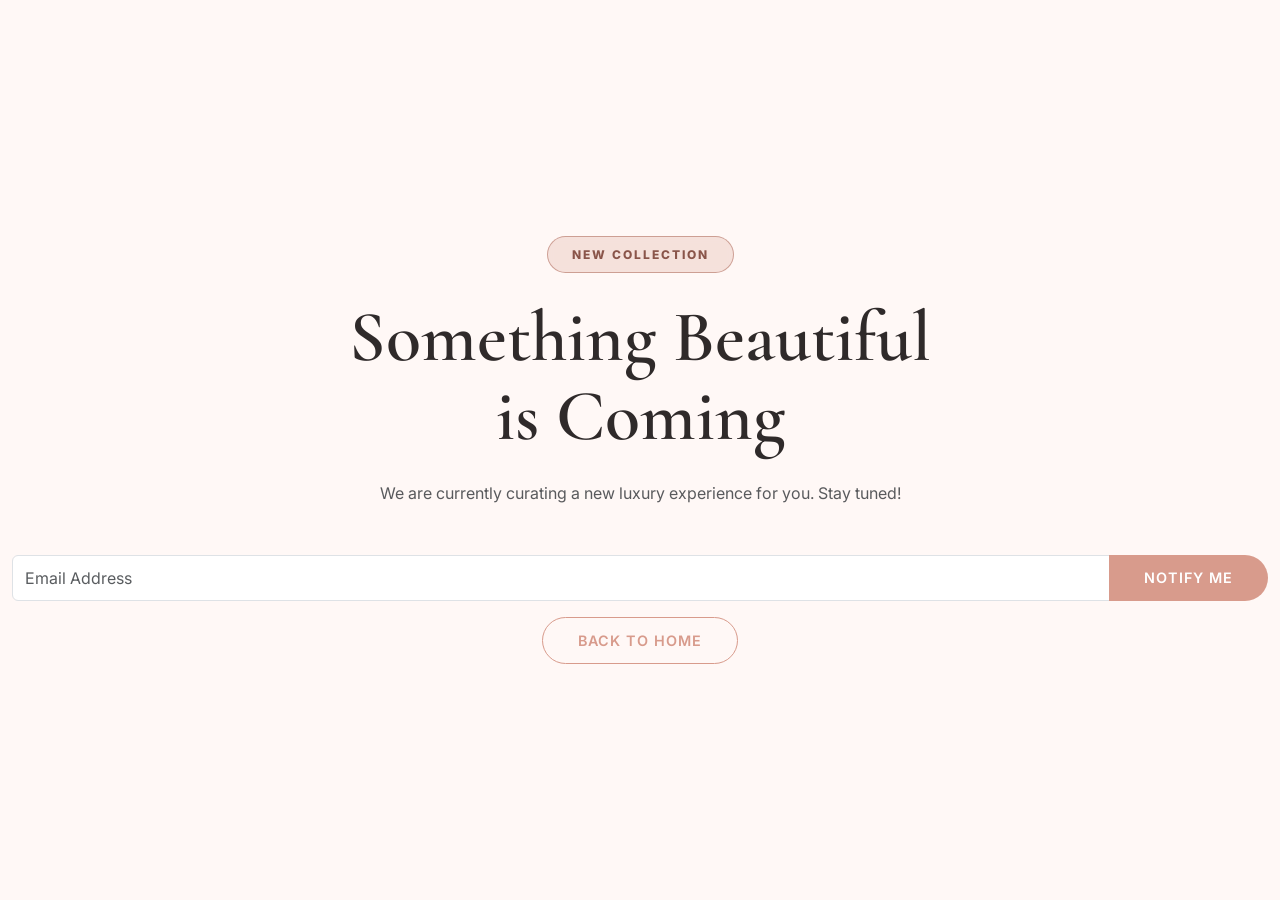
<file: coming-soon.html>
<!DOCTYPE html>
<html lang="en" dir="ltr">
<head>
    <meta charset="UTF-8">
    <meta name="viewport" content="width=device-width, initial-scale=1.0">
    <title>Coming Soon | GLOW STUDIO</title>
    <link href="https://cdn.jsdelivr.net/npm/bootstrap@5.3.0/dist/css/bootstrap.min.css" rel="stylesheet">
    <link rel="stylesheet" href="assets/css/style.css">
</head>
<body>
    <section class="hero-section text-center">
        <div class="container">
            <span class="section-tag">New Collection</span>
            <h1 class="hero-title">Something Beautiful <br>is Coming</h1>
            <p class="text-muted mb-5">We are currently curating a new luxury experience for you. Stay tuned!</p>
            <div class="max-w-400 mx-auto">
                <div class="input-group"><input type="email" class="form-control" placeholder="Email Address"><button class="btn btn-luxe">Notify Me</button></div>
                <a href="index.html" class="btn btn-outline-luxe mt-3">Back to home</a>
            </div>
        </div>
    </section>
</body>
</html>
</file>
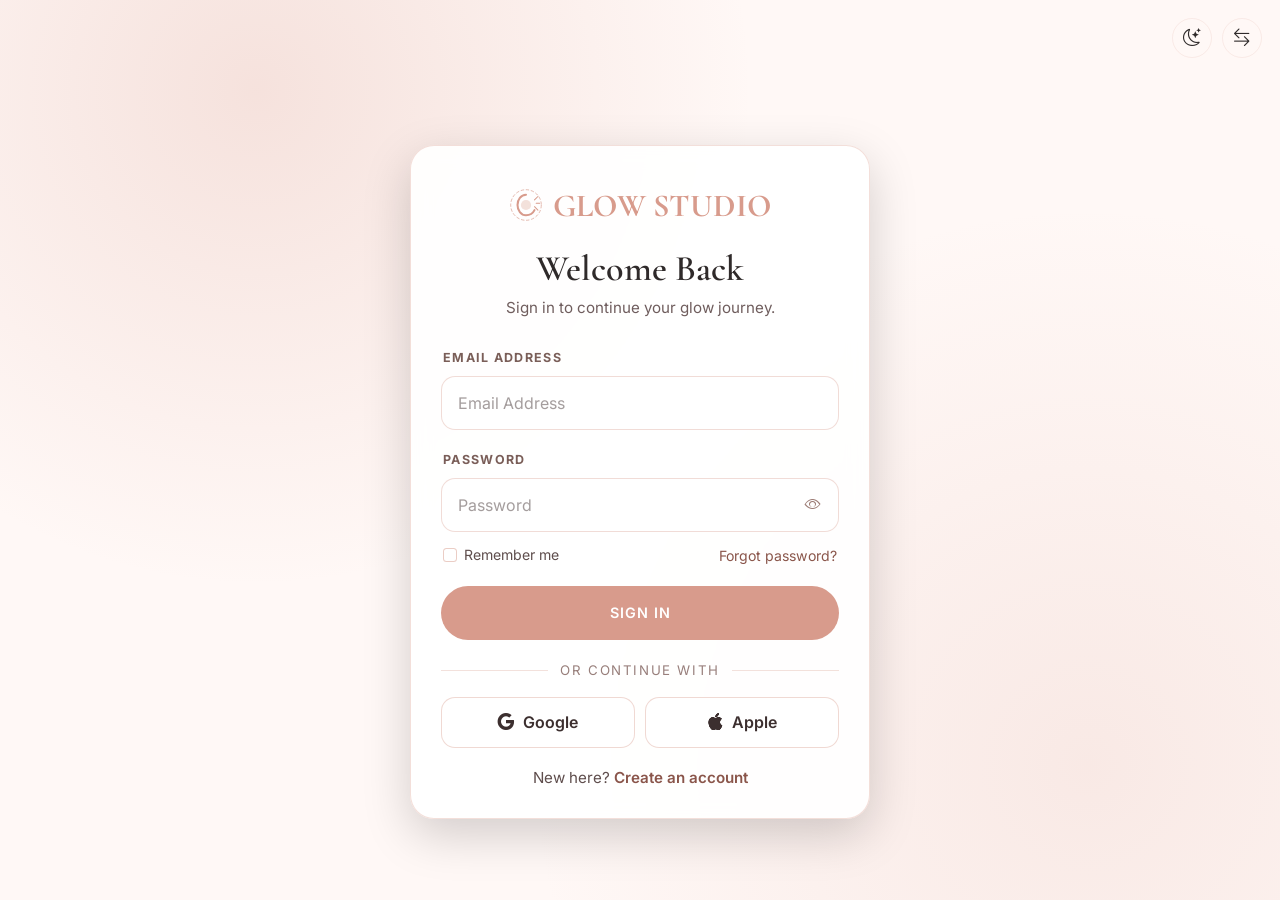
<file: login.html>
<!DOCTYPE html>
<html lang="en" dir="ltr">
<head>
    <meta charset="UTF-8">
    <meta name="viewport" content="width=device-width, initial-scale=1.0">
    <title>Login | GLOW STUDIO</title>
    <link rel="icon" type="image/svg+xml" href="assets/images/logo.svg">
    <link href="https://cdn.jsdelivr.net/npm/bootstrap@5.3.0/dist/css/bootstrap.min.css" rel="stylesheet">
    <link rel="stylesheet" href="https://cdn.jsdelivr.net/npm/bootstrap-icons@1.11.1/font/bootstrap-icons.css">
    <link rel="stylesheet" href="assets/css/style.css">
    <link rel="stylesheet" href="assets/css/dark-mode.css">
    <link rel="stylesheet" href="assets/css/rtl.css">
    <style>
        :root {
            --auth-page-base: #fff8f6;
            --auth-grad-1: rgba(216, 155, 140, 0.24);
            --auth-grad-2: rgba(216, 155, 140, 0.16);
            --auth-card-bg: rgba(255, 255, 255, 0.92);
            --auth-card-border: rgba(216, 155, 140, 0.32);
            --auth-shadow: rgba(111, 72, 62, 0.2);
            --auth-title: #2f2a2a;
            --auth-subtitle: #6f5d5d;
            --auth-input-bg: rgba(255, 255, 255, 0.95);
            --auth-input-border: rgba(216, 155, 140, 0.35);
            --auth-input-text: #2f2a2a;
            --auth-placeholder: rgba(73, 59, 59, 0.5);
            --auth-label: #7a5e58;
            --auth-icon: #9d7d76;
            --auth-icon-hover: #6a4a43;
            --auth-icon-hover-bg: rgba(216, 155, 140, 0.18);
            --auth-meta: #5f4e4d;
            --auth-link: #8a554a;
            --auth-link-hover: #6f3f36;
            --auth-check-bg: rgba(255, 255, 255, 0.95);
            --auth-check-border: rgba(216, 155, 140, 0.5);
            --auth-divider: #987f7b;
            --auth-divider-line: rgba(216, 155, 140, 0.3);
            --auth-social-bg: rgba(255, 255, 255, 0.9);
            --auth-social-border: rgba(216, 155, 140, 0.38);
            --auth-social-text: #3c2f2f;
            --auth-social-hover-bg: rgba(216, 155, 140, 0.22);
            --auth-social-hover-text: #2f2a2a;
            --auth-social-shadow: rgba(216, 155, 140, 0.28);
        }
        html[data-theme="dark"] {
            --auth-page-base: #130f12;
            --auth-grad-1: rgba(216, 155, 140, 0.18);
            --auth-grad-2: rgba(216, 155, 140, 0.14);
            --auth-card-bg: rgba(29, 23, 27, 0.92);
            --auth-card-border: rgba(216, 155, 140, 0.25);
            --auth-shadow: rgba(0, 0, 0, 0.35);
            --auth-title: #fff4f0;
            --auth-subtitle: #ccb9b6;
            --auth-input-bg: rgba(255, 255, 255, 0.05);
            --auth-input-border: rgba(216, 155, 140, 0.24);
            --auth-input-text: #f8ece8;
            --auth-placeholder: rgba(248, 236, 232, 0.58);
            --auth-label: #d7c3bf;
            --auth-icon: #ccb9b6;
            --auth-meta: #ccb9b6;
            --auth-check-bg: rgba(255, 255, 255, 0.06);
            --auth-check-border: rgba(216, 155, 140, 0.45);
            --auth-divider: #b7a3a3;
            --auth-divider-line: rgba(216, 155, 140, 0.2);
            --auth-social-bg: rgba(255, 255, 255, 0.03);
            --auth-social-border: rgba(216, 155, 140, 0.3);
            --auth-social-text: #f8ece8;
            --auth-social-hover-bg: rgba(216, 155, 140, 0.18);
            --auth-social-hover-text: #ffffff;
            --auth-social-shadow: rgba(216, 155, 140, 0.3);
        }
        body.auth-page {
            min-height: 100vh;
            margin: 0;
            display: flex;
            align-items: center;
            justify-content: center;
            padding: 96px 16px 32px;
            background:
                radial-gradient(circle at 20% 10%, var(--auth-grad-1), transparent 38%),
                radial-gradient(circle at 85% 85%, var(--auth-grad-2), transparent 42%),
                var(--auth-page-base);
        }
        .auth-tools {
            position: fixed;
            top: 18px;
            right: 18px;
            display: flex;
            gap: 10px;
            z-index: 1100;
        }
        .auth-card {
            width: 100%;
            max-width: 460px;
            border-radius: 24px;
            border: 1px solid var(--auth-card-border);
            background: var(--auth-card-bg);
            padding: 34px 30px 28px;
            box-shadow: 0 24px 60px var(--auth-shadow);
            backdrop-filter: blur(10px);
            -webkit-backdrop-filter: blur(10px);
        }
        .auth-logo {
            display: inline-flex;
            align-items: center;
            gap: 10px;
            text-decoration: none;
            color: var(--rose-gold);
            font-family: var(--font-heading);
            font-size: 2rem;
            font-weight: 700;
        }
        .auth-logo img {
            width: 34px;
            height: 34px;
        }
        .auth-title {
            color: var(--auth-title);
            margin: 16px 0 6px;
            font-size: 2.25rem;
        }
        .auth-subtitle {
            color: var(--auth-subtitle);
            margin-bottom: 24px;
            font-size: 0.95rem;
        }
        .auth-card .form-control {
            border-radius: 14px;
            background: var(--auth-input-bg);
            border: 1px solid var(--auth-input-border);
            color: var(--auth-input-text);
            padding: 14px 16px;
        }
        .auth-card .form-control::placeholder {
            color: var(--auth-placeholder);
        }
        .field-label {
            display: inline-block;
            margin: 0 0 8px 2px;
            color: var(--auth-label);
            font-size: 0.78rem;
            font-weight: 700;
            letter-spacing: 1.3px;
            text-transform: uppercase;
        }
        .password-wrap {
            position: relative;
        }
        .password-input-wrap {
            position: relative;
        }
        .password-input-wrap .form-control {
            padding-right: 48px;
        }
        .password-toggle {
            position: absolute;
            right: 8px;
            top: 50%;
            transform: translateY(-50%);
            border: 0;
            width: 36px;
            height: 36px;
            border-radius: 10px;
            background: transparent;
            color: var(--auth-icon);
            transition: var(--transition-base);
        }
        .password-toggle:hover {
            color: var(--auth-icon-hover);
            background: var(--auth-icon-hover-bg);
        }
        .auth-meta {
            margin: 12px 2px 18px;
            color: var(--auth-meta);
            font-size: 0.88rem;
        }
        .auth-meta a {
            color: var(--auth-link);
            text-decoration: none;
        }
        .auth-meta a:hover {
            color: var(--auth-link-hover);
            text-decoration: underline;
        }
        .auth-meta .form-check-input {
            border-color: var(--auth-check-border);
            background-color: var(--auth-check-bg);
        }
        .auth-divider {
            display: flex;
            align-items: center;
            gap: 12px;
            color: var(--auth-divider);
            margin: 20px 0 16px;
            font-size: 0.83rem;
            text-transform: uppercase;
            letter-spacing: 1.6px;
        }
        .auth-divider::before,
        .auth-divider::after {
            content: "";
            flex: 1;
            border-top: 1px solid var(--auth-divider-line);
        }
        .social-grid {
            display: grid;
            grid-template-columns: repeat(2, minmax(0, 1fr));
            gap: 10px;
        }
        .social-btn {
            border: 1px solid var(--auth-social-border);
            border-radius: 14px;
            background: var(--auth-social-bg);
            color: var(--auth-social-text);
            font-weight: 600;
            padding: 11px 12px;
            display: inline-flex;
            align-items: center;
            justify-content: center;
            gap: 8px;
            transition: var(--transition-base);
        }
        .social-btn i {
            font-size: 1.05rem;
        }
        .social-btn:hover {
            border-color: rgba(216, 155, 140, 0.85);
            background: var(--auth-social-hover-bg);
            color: var(--auth-social-hover-text);
            box-shadow: 0 8px 22px var(--auth-social-shadow);
        }
        .signup-link {
            margin-top: 18px;
            color: var(--auth-meta);
            font-size: 0.95rem;
        }
        .signup-link a {
            color: var(--auth-link);
            text-decoration: none;
            font-weight: 600;
        }
        .signup-link a:hover {
            color: var(--auth-link-hover);
            text-decoration: underline;
        }
        @media (max-width: 575px) {
            .auth-card { padding: 28px 20px 22px; }
            .auth-title { font-size: 1.95rem; }
            .auth-tools { top: 12px; right: 12px; }
            .auth-meta { gap: 12px !important; }
        }
    </style>
</head>
<body class="auth-page">
    <div class="auth-tools">
        <button class="nav-icon-btn" id="theme-toggle" title="Toggle Theme">
            <i class="bi bi-moon-stars"></i>
        </button>
        <button class="nav-icon-btn" id="rtl-toggle" title="Toggle RTL">
            <i class="bi bi-arrow-left-right"></i>
        </button>
    </div>

    <div class="auth-card login-card shadow-lg reveal">
        <div class="text-center mb-4">
            <a href="index.html" class="auth-logo">
                <img src="assets/images/logo.svg" alt="Logo">
                <span>GLOW STUDIO</span>
            </a>
            <h1 class="auth-title">Welcome Back</h1>
            <p class="auth-subtitle">Sign in to continue your glow journey.</p>
        </div>

        <form>
            <div class="mb-3">
                <label class="field-label" for="login-email">Email Address</label>
                <input type="email" class="form-control" id="login-email" placeholder="Email Address" required>
            </div>
            <div class="password-wrap">
                <label class="field-label" for="login-password">Password</label>
                <div class="password-input-wrap">
                    <input type="password" class="form-control" id="login-password" placeholder="Password" required>
                    <button type="button" class="password-toggle" data-target="login-password" aria-label="Show password">
                        <i class="bi bi-eye"></i>
                    </button>
                </div>
            </div>
            <div class="auth-meta d-flex justify-content-between align-items-center flex-wrap">
                <div class="form-check mb-0">
                    <input class="form-check-input" type="checkbox" id="remember-me">
                    <label class="form-check-label" for="remember-me">Remember me</label>
                </div>
                <a href="coming-soon.html">Forgot password?</a>
            </div>

            <button class="btn btn-luxe w-100 py-3">Sign In</button>

            <div class="auth-divider">or continue with</div>
            <div class="social-grid">
                <button type="button" class="social-btn" aria-label="Continue with Google">
                    <i class="bi bi-google"></i><span>Google</span>
                </button>
                <button type="button" class="social-btn" aria-label="Continue with Apple">
                    <i class="bi bi-apple"></i><span>Apple</span>
                </button>
            </div>

            <div class="text-center signup-link">
                <span>New here? </span><a href="register.html">Create an account</a>
            </div>
        </form>
    </div>

    <script>
        document.querySelectorAll('.password-toggle').forEach((button) => {
            button.addEventListener('click', () => {
                const field = document.getElementById(button.dataset.target);
                const icon = button.querySelector('i');
                const isPassword = field.type === 'password';
                field.type = isPassword ? 'text' : 'password';
                icon.className = isPassword ? 'bi bi-eye-slash' : 'bi bi-eye';
            });
        });
    </script>
    <script src="assets/js/main.js"></script>
</body>
</html>
</file>
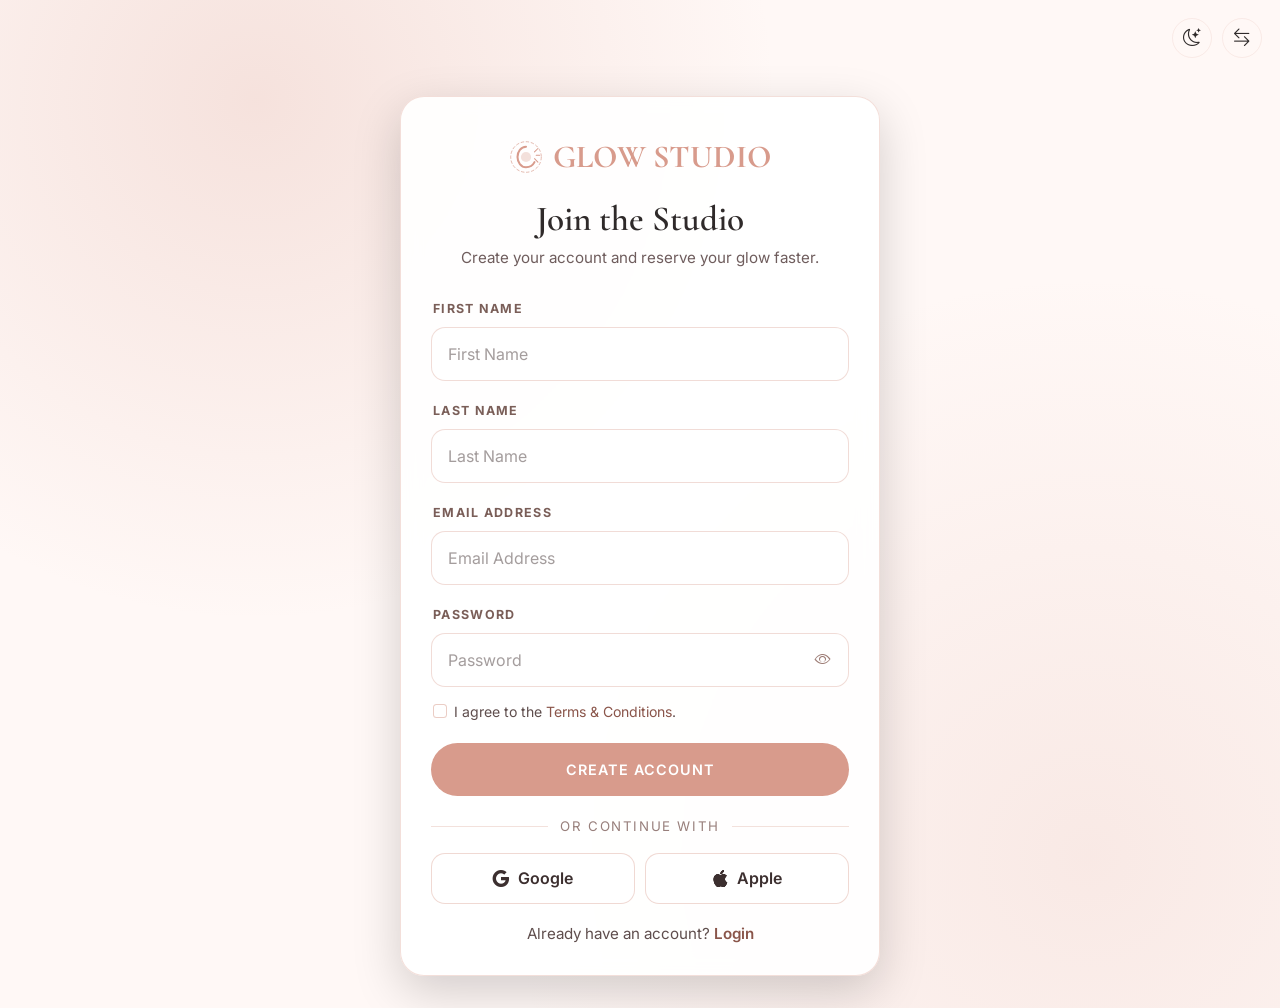
<file: register.html>
<!DOCTYPE html>
<html lang="en" dir="ltr">
<head>
    <meta charset="UTF-8">
    <meta name="viewport" content="width=device-width, initial-scale=1.0">
    <title>Join Us | GLOW STUDIO</title>
    <link rel="icon" type="image/svg+xml" href="assets/images/logo.svg">
    <link href="https://cdn.jsdelivr.net/npm/bootstrap@5.3.0/dist/css/bootstrap.min.css" rel="stylesheet">
    <link rel="stylesheet" href="https://cdn.jsdelivr.net/npm/bootstrap-icons@1.11.1/font/bootstrap-icons.css">
    <link rel="stylesheet" href="assets/css/style.css">
    <link rel="stylesheet" href="assets/css/dark-mode.css">
    <link rel="stylesheet" href="assets/css/rtl.css">
    <style>
        :root {
            --auth-page-base: #fff8f6;
            --auth-grad-1: rgba(216, 155, 140, 0.24);
            --auth-grad-2: rgba(216, 155, 140, 0.16);
            --auth-card-bg: rgba(255, 255, 255, 0.92);
            --auth-card-border: rgba(216, 155, 140, 0.32);
            --auth-shadow: rgba(111, 72, 62, 0.2);
            --auth-title: #2f2a2a;
            --auth-subtitle: #6f5d5d;
            --auth-input-bg: rgba(255, 255, 255, 0.95);
            --auth-input-border: rgba(216, 155, 140, 0.35);
            --auth-input-text: #2f2a2a;
            --auth-placeholder: rgba(73, 59, 59, 0.5);
            --auth-label: #7a5e58;
            --auth-icon: #9d7d76;
            --auth-icon-hover: #6a4a43;
            --auth-icon-hover-bg: rgba(216, 155, 140, 0.18);
            --auth-meta: #5f4e4d;
            --auth-link: #8a554a;
            --auth-link-hover: #6f3f36;
            --auth-check-bg: rgba(255, 255, 255, 0.95);
            --auth-check-border: rgba(216, 155, 140, 0.5);
            --auth-divider: #987f7b;
            --auth-divider-line: rgba(216, 155, 140, 0.3);
            --auth-social-bg: rgba(255, 255, 255, 0.9);
            --auth-social-border: rgba(216, 155, 140, 0.38);
            --auth-social-text: #3c2f2f;
            --auth-social-hover-bg: rgba(216, 155, 140, 0.22);
            --auth-social-hover-text: #2f2a2a;
            --auth-social-shadow: rgba(216, 155, 140, 0.28);
        }
        html[data-theme="dark"] {
            --auth-page-base: #130f12;
            --auth-grad-1: rgba(216, 155, 140, 0.18);
            --auth-grad-2: rgba(216, 155, 140, 0.14);
            --auth-card-bg: rgba(29, 23, 27, 0.92);
            --auth-card-border: rgba(216, 155, 140, 0.25);
            --auth-shadow: rgba(0, 0, 0, 0.35);
            --auth-title: #fff4f0;
            --auth-subtitle: #ccb9b6;
            --auth-input-bg: rgba(255, 255, 255, 0.05);
            --auth-input-border: rgba(216, 155, 140, 0.24);
            --auth-input-text: #f8ece8;
            --auth-placeholder: rgba(248, 236, 232, 0.58);
            --auth-label: #d7c3bf;
            --auth-icon: #ccb9b6;
            --auth-meta: #ccb9b6;
            --auth-check-bg: rgba(255, 255, 255, 0.06);
            --auth-check-border: rgba(216, 155, 140, 0.45);
            --auth-divider: #b7a3a3;
            --auth-divider-line: rgba(216, 155, 140, 0.2);
            --auth-social-bg: rgba(255, 255, 255, 0.03);
            --auth-social-border: rgba(216, 155, 140, 0.3);
            --auth-social-text: #f8ece8;
            --auth-social-hover-bg: rgba(216, 155, 140, 0.18);
            --auth-social-hover-text: #ffffff;
            --auth-social-shadow: rgba(216, 155, 140, 0.3);
        }
        body.auth-page {
            min-height: 100vh;
            margin: 0;
            display: flex;
            align-items: center;
            justify-content: center;
            padding: 96px 16px 32px;
            background:
                radial-gradient(circle at 20% 10%, var(--auth-grad-1), transparent 38%),
                radial-gradient(circle at 85% 85%, var(--auth-grad-2), transparent 42%),
                var(--auth-page-base);
        }
        .auth-tools {
            position: fixed;
            top: 18px;
            right: 18px;
            display: flex;
            gap: 10px;
            z-index: 1100;
        }
        .auth-card {
            width: 100%;
            max-width: 480px;
            border-radius: 24px;
            border: 1px solid var(--auth-card-border);
            background: var(--auth-card-bg);
            padding: 34px 30px 28px;
            box-shadow: 0 24px 60px var(--auth-shadow);
            backdrop-filter: blur(10px);
            -webkit-backdrop-filter: blur(10px);
        }
        .auth-logo {
            display: inline-flex;
            align-items: center;
            gap: 10px;
            text-decoration: none;
            color: var(--rose-gold);
            font-family: var(--font-heading);
            font-size: 2rem;
            font-weight: 700;
        }
        .auth-logo img {
            width: 34px;
            height: 34px;
        }
        .auth-title {
            color: var(--auth-title);
            margin: 16px 0 6px;
            font-size: 2.2rem;
        }
        .auth-subtitle {
            color: var(--auth-subtitle);
            margin-bottom: 24px;
            font-size: 0.95rem;
        }
        .auth-card .form-control {
            border-radius: 14px;
            background: var(--auth-input-bg);
            border: 1px solid var(--auth-input-border);
            color: var(--auth-input-text);
            padding: 14px 16px;
        }
        .auth-card .form-control::placeholder {
            color: var(--auth-placeholder);
        }
        .field-label {
            display: inline-block;
            margin: 0 0 8px 2px;
            color: var(--auth-label);
            font-size: 0.78rem;
            font-weight: 700;
            letter-spacing: 1.3px;
            text-transform: uppercase;
        }
        .password-wrap {
            position: relative;
        }
        .password-input-wrap {
            position: relative;
        }
        .password-input-wrap .form-control {
            padding-right: 48px;
        }
        .password-toggle {
            position: absolute;
            right: 8px;
            top: 50%;
            transform: translateY(-50%);
            border: 0;
            width: 36px;
            height: 36px;
            border-radius: 10px;
            background: transparent;
            color: var(--auth-icon);
            transition: var(--transition-base);
        }
        .password-toggle:hover {
            color: var(--auth-icon-hover);
            background: var(--auth-icon-hover-bg);
        }
        .terms-row {
            margin: 14px 2px 18px;
            color: var(--auth-meta);
            font-size: 0.88rem;
        }
        .terms-row .form-check-input {
            border-color: var(--auth-check-border);
            background-color: var(--auth-check-bg);
        }
        .terms-row a {
            color: var(--auth-link);
            text-decoration: none;
        }
        .terms-row a:hover {
            color: var(--auth-link-hover);
            text-decoration: underline;
        }
        .auth-divider {
            display: flex;
            align-items: center;
            gap: 12px;
            color: var(--auth-divider);
            margin: 20px 0 16px;
            font-size: 0.83rem;
            text-transform: uppercase;
            letter-spacing: 1.6px;
        }
        .auth-divider::before,
        .auth-divider::after {
            content: "";
            flex: 1;
            border-top: 1px solid var(--auth-divider-line);
        }
        .social-grid {
            display: grid;
            grid-template-columns: repeat(2, minmax(0, 1fr));
            gap: 10px;
        }
        .social-btn {
            border: 1px solid var(--auth-social-border);
            border-radius: 14px;
            background: var(--auth-social-bg);
            color: var(--auth-social-text);
            font-weight: 600;
            padding: 11px 12px;
            display: inline-flex;
            align-items: center;
            justify-content: center;
            gap: 8px;
            transition: var(--transition-base);
        }
        .social-btn i {
            font-size: 1.05rem;
        }
        .social-btn:hover {
            border-color: rgba(216, 155, 140, 0.85);
            background: var(--auth-social-hover-bg);
            color: var(--auth-social-hover-text);
            box-shadow: 0 8px 22px var(--auth-social-shadow);
        }
        .login-link {
            margin-top: 18px;
            color: var(--auth-meta);
            font-size: 0.95rem;
        }
        .login-link a {
            color: var(--auth-link);
            text-decoration: none;
            font-weight: 600;
        }
        .login-link a:hover {
            color: var(--auth-link-hover);
            text-decoration: underline;
        }
        @media (max-width: 575px) {
            .auth-card { padding: 28px 20px 22px; }
            .auth-title { font-size: 1.9rem; }
            .auth-tools { top: 12px; right: 12px; }
        }
    </style>
</head>
<body class="auth-page">
    <div class="auth-tools">
        <button class="nav-icon-btn" id="theme-toggle" title="Toggle Theme">
            <i class="bi bi-moon-stars"></i>
        </button>
        <button class="nav-icon-btn" id="rtl-toggle" title="Toggle RTL">
            <i class="bi bi-arrow-left-right"></i>
        </button>
    </div>

    <div class="auth-card register-card shadow-lg reveal">
        <div class="text-center mb-4">
            <a href="index.html" class="auth-logo">
                <img src="assets/images/logo.svg" alt="Logo">
                <span>GLOW STUDIO</span>
            </a>
            <h1 class="auth-title">Join the Studio</h1>
            <p class="auth-subtitle">Create your account and reserve your glow faster.</p>
        </div>

        <form>
            <div class="mb-3">
                <label class="field-label" for="signup-first-name">First Name</label>
                <input type="text" class="form-control" id="signup-first-name" placeholder="First Name" required>
            </div>
            <div class="mb-3">
                <label class="field-label" for="signup-last-name">Last Name</label>
                <input type="text" class="form-control" id="signup-last-name" placeholder="Last Name" required>
            </div>
            <div class="mb-3">
                <label class="field-label" for="signup-email">Email Address</label>
                <input type="email" class="form-control" id="signup-email" placeholder="Email Address" required>
            </div>
            <div class="mb-2 password-wrap">
                <label class="field-label" for="signup-password">Password</label>
                <div class="password-input-wrap">
                    <input type="password" class="form-control" id="signup-password" placeholder="Password" required>
                    <button type="button" class="password-toggle" data-target="signup-password" aria-label="Show password">
                        <i class="bi bi-eye"></i>
                    </button>
                </div>
            </div>

            <div class="terms-row">
                <div class="form-check mb-0">
                    <input class="form-check-input" type="checkbox" id="terms-agree" required>
                    <label class="form-check-label" for="terms-agree">
                        I agree to the <a href="coming-soon.html">Terms & Conditions</a>.
                    </label>
                </div>
            </div>

            <button class="btn btn-luxe w-100 py-3">Create Account</button>

            <div class="auth-divider">or continue with</div>
            <div class="social-grid">
                <button type="button" class="social-btn" aria-label="Continue with Google">
                    <i class="bi bi-google"></i><span>Google</span>
                </button>
                <button type="button" class="social-btn" aria-label="Continue with Apple">
                    <i class="bi bi-apple"></i><span>Apple</span>
                </button>
            </div>

            <div class="text-center login-link">
                <span>Already have an account? </span><a href="login.html">Login</a>
            </div>
        </form>
    </div>

    <script>
        document.querySelectorAll('.password-toggle').forEach((button) => {
            button.addEventListener('click', () => {
                const field = document.getElementById(button.dataset.target);
                const icon = button.querySelector('i');
                const isPassword = field.type === 'password';
                field.type = isPassword ? 'text' : 'password';
                icon.className = isPassword ? 'bi bi-eye-slash' : 'bi bi-eye';
            });
        });
    </script>
    <script src="assets/js/main.js"></script>
</body>
</html>
</file>
<file: assets/css/style.css>
@import url('https://fonts.googleapis.com/css2?family=Cormorant+Garamond:ital,wght@0,300;0,400;0,500;0,600;0,700;1,300;1,400;1,500;1,600;1,700&family=Inter:wght@100;200;300;400;500;600;700;800;900&display=swap');

:root {
    --primary-bg: #fff8f6;
    --secondary-bg: #f8ece8;
    --card-bg: #ffffff;
    --rose-gold: #d89b8c;
    --champagne: #f2d4c9;
    --soft-peach: #f8b8a8;
    --dusty-mauve: #b7848c;
    --text-color: #2f2a2a;
    --muted-text: #7c6d6d;
    --border-color: rgba(216, 155, 140, 0.15);
    --glow-shadow: rgba(248, 184, 168, 0.22);
    --glass-bg: rgba(255, 255, 255, 0.7);
    --transition-base: all 0.4s cubic-bezier(0.4, 0, 0.2, 1);
    --font-heading: 'Cormorant Garamond', serif;
    --font-body: 'Inter', sans-serif;
}

/* Global Styles */
* {
    margin: 0;
    padding: 0;
    box-sizing: border-box;
}

html, body {
    overflow-x: hidden;
    width: 100%;
    position: relative;
}

body {
    background-color: var(--primary-bg);
    color: var(--text-color);
    font-family: var(--font-body);
    line-height: 1.6;
    transition: var(--transition-base);
}

h1, h2, h3, h4, h5, h6 {
    font-family: var(--font-heading);
    font-weight: 600;
}

a {
    text-decoration: none;
    color: inherit;
    transition: var(--transition-base);
}

img {
    max-width: 100%;
    height: auto;
}

ul {
    list-style: none;
}

/* Fixed Full-Width Navbar */
.navbar-custom {
    position: fixed;
    top: 0;
    left: 0;
    width: 100%;
    z-index: 1000;
    background: var(--glass-bg);
    backdrop-filter: blur(15px);
    -webkit-backdrop-filter: blur(15px);
    border-bottom: 1px solid var(--border-color);
    padding: 15px 0;
    transition: var(--transition-base);
}

section {
    position: relative;
    width: 100%;
    clear: both;
}

.navbar-custom.scrolled {
    padding: 10px 0;
    box-shadow: 0 5px 20px rgba(0,0,0,0.05);
}

.nav-link {
    font-size: 0.9rem;
    font-weight: 500;
    text-transform: uppercase;
    letter-spacing: 1px;
    color: var(--text-color) !important;
    padding: 10px 15px !important;
    position: relative;
}

.nav-link::after {
    content: '';
    position: absolute;
    bottom: 5px;
    left: 15px;
    width: 0;
    height: 1px;
    background: var(--rose-gold);
    transition: var(--transition-base);
}

.nav-link:hover::after,
.nav-link.active::after {
    width: calc(100% - 30px);
}

.nav-link.active {
    color: var(--rose-gold) !important;
}

/* Dropdown Styling */
.dropdown-menu {
    background: var(--glass-bg);
    backdrop-filter: blur(15px);
    border: 1px solid var(--border-color);
    border-radius: 15px;
    padding: 10px;
    margin-top: 15px;
    box-shadow: 0 10px 30px rgba(0,0,0,0.05);
    border-top: 3px solid var(--rose-gold);
    animation: fadeInDown 0.3s ease;
}

@keyframes fadeInDown {
    from { opacity: 0; transform: translateY(-10px); }
    to { opacity: 1; transform: translateY(0); }
}

.dropdown-item {
    color: var(--text-color);
    border-radius: 8px;
    padding: 10px 20px;
    font-size: 0.9rem;
    transition: var(--transition-base);
}

.dropdown-item:hover {
    background: rgba(216, 155, 140, 0.1);
    color: var(--rose-gold);
}

.dropdown-toggle::after {
    display: none !important;
}

.dropdown-icon {
    font-size: 0.7rem;
    margin-left: 5px;
    transition: transform 0.3s ease;
    display: inline-block;
}

.nav-item.dropdown:hover .dropdown-icon {
    transform: rotate(180deg);
}

.dropdown-item.active {
    background: var(--rose-gold) !important;
    color: white !important;
}

.navbar-brand {
    font-family: var(--font-heading);
    font-size: 1.8rem;
    font-weight: 700;
    color: var(--rose-gold) !important;
    display: flex;
    align-items: center;
    gap: 12px;
}

.navbar-brand img {
    height: 40px;
    width: auto;
    transition: var(--transition-base);
}

.navbar-brand:hover img {
    transform: rotate(15deg) scale(1.1);
}

.bg-rose-gold {
    background-color: var(--rose-gold) !important;
}

/* Buttons */
.btn-luxe {
    background: var(--rose-gold);
    color: white;
    border: none;
    border-radius: 50px;
    padding: 12px 35px;
    font-size: 0.9rem;
    font-weight: 600;
    letter-spacing: 1px;
    text-transform: uppercase;
    transition: var(--transition-base);
    position: relative;
    overflow: hidden;
    z-index: 1;
}

.btn-luxe::before {
    content: '';
    position: absolute;
    top: 0;
    left: -100%;
    width: 100%;
    height: 100%;
    background: linear-gradient(90deg, transparent, rgba(255,255,255,0.2), transparent);
    transition: 0.5s;
    z-index: -1;
}

.btn-luxe:hover::before {
    left: 100%;
}

.btn-luxe:hover {
    background: #c38475; /* Darkened Rose Gold */
    transform: translateY(-3px);
    box-shadow: 0 10px 25px rgba(195, 132, 117, 0.4);
    color: white !important;
}

.btn-outline-luxe {
    background: transparent;
    border: 1px solid var(--rose-gold);
    color: var(--rose-gold);
    border-radius: 50px;
    padding: 12px 35px;
    font-size: 0.9rem;
    font-weight: 600;
    letter-spacing: 1px;
    text-transform: uppercase;
    transition: var(--transition-base);
}

.btn-outline-luxe:hover {
    background: #c38475;
    border-color: #c38475;
    color: white !important;
}

/* Hero Section */
.hero-section {
    position: relative;
    min-height: 100vh;
    display: flex;
    align-items: center;
    overflow: hidden;
    padding-top: 100px;
}

.hero-bg-media {
    position: absolute;
    top: 0;
    left: 0;
    width: 100%;
    height: 100%;
    z-index: -1;
}

.hero-bg-media img {
    width: 100%;
    height: 100%;
    object-fit: cover;
    animation: slowZoom 20s infinite alternate;
}

.hero-overlay {
    position: absolute;
    top: 0;
    left: 0;
    width: 100%;
    height: 100%;
    background: linear-gradient(to right, rgba(255, 248, 246, 0.9) 20%, rgba(255, 248, 246, 0.4) 50%, rgba(255, 248, 246, 0.1));
    z-index: -1;
}

.hero-content {
    max-width: 800px;
}

.hero-title {
    font-size: 4.5rem;
    line-height: 1.1;
    margin-bottom: 25px;
    color: var(--text-color);
}

.hero-subtitle {
    font-size: 1.2rem;
    color: var(--muted-text);
    margin-bottom: 40px;
    max-width: 600px;
}

/* Nav Icon Buttons */
.nav-icon-btn {
    width: 40px;
    height: 40px;
    border-radius: 50%;
    display: flex;
    align-items: center;
    justify-content: center;
    border: 1px solid var(--border-color);
    background: transparent;
    color: var(--text-color);
    transition: var(--transition-base);
    cursor: pointer;
    font-size: 1.1rem;
    padding: 0;
}

.nav-icon-btn:hover {
    background: var(--rose-gold);
    color: white !important;
    border-color: var(--rose-gold);
    transform: translateY(-2px);
    box-shadow: 0 5px 15px var(--glow-shadow);
}

@keyframes slowZoom {
    0% { transform: scale(1); }
    100% { transform: scale(1.1); }
}

@keyframes shimmer {
    0% { background-position: -200% 0; }
    100% { background-position: 200% 0; }
}

.shimmer-effect {
    background: linear-gradient(90deg, transparent, rgba(216, 155, 140, 0.1), transparent);
    background-size: 200% 100%;
    animation: shimmer 3s infinite;
}

/* Cards */
.luxe-card {
    background: var(--card-bg);
    border: 1px solid var(--border-color);
    border-radius: 20px;
    padding: 30px;
    transition: var(--transition-base);
    height: 100%;
    display: flex;
    flex-direction: column;
}

.luxe-card:hover {
    transform: translateY(-10px);
    box-shadow: 0 20px 40px var(--glow-shadow);
}

.card-img-wrapper {
    border-radius: 15px;
    overflow: hidden;
    margin-bottom: 25px;
    position: relative;
}

.card-img-wrapper img {
    width: 100%;
    height: 300px;
    object-fit: cover;
    transition: var(--transition-base);
}

.luxe-card:hover .card-img-wrapper img {
    transform: scale(1.1);
}

/* Section Spacing */
section {
    padding: 100px 0;
}

.section-tag {
    font-size: 0.75rem;
    text-transform: uppercase;
    letter-spacing: 2px;
    color: #8a554a; /* Darker, high-contrast text */
    font-weight: 800; /* Extra bold */
    display: inline-block;
    padding: 8px 24px;
    background: rgba(216, 155, 140, 0.25); /* More opaque background */
    border: 1px solid rgba(179, 115, 101, 0.6); /* More visible border */
    border-radius: 50px;
    margin-bottom: 25px;
    backdrop-filter: blur(5px); /* Add glass effect for better text isolation */
}

.section-title {
    font-size: 3rem;
    margin-bottom: 30px;
}

/* Footer */
.footer-luxe {
    background: var(--secondary-bg);
    padding: 120px 0 30px;
    border-top: 1px solid rgba(216, 155, 140, 0.1);
    margin-top: 100px;
}

.footer-logo {
    font-family: var(--font-heading);
    font-size: 2rem;
    font-weight: 700;
    color: var(--rose-gold);
    margin-bottom: 20px;
    display: flex;
    align-items: center;
    gap: 12px;
    text-decoration: none;
}

.footer-logo img {
    height: 35px;
    width: auto;
}

.footer-links h5 {
    font-size: 1.2rem;
    margin-bottom: 25px;
    color: var(--text-color);
}

.footer-links ul {
    margin: 0;
    padding-left: 0;
    list-style: none;
}

.footer-links ul li {
    margin-bottom: 12px;
}

.footer-links ul li a {
    color: var(--muted-text);
    font-size: 0.95rem;
}

.footer-links ul li a:hover {
    color: var(--rose-gold);
    padding-left: 5px;
}

.social-icons a {
    display: inline-flex;
    align-items: center;
    justify-content: center;
    width: 40px;
    height: 40px;
    border-radius: 50%;
    background: white;
    color: var(--rose-gold);
    margin-right: 10px;
    transition: var(--transition-base);
}

.social-icons a:hover {
    background: var(--rose-gold);
    color: white;
    transform: translateY(-3px);
}

.footer-bottom {
    margin-top: 60px;
    padding-top: 30px;
    border-top: 1px solid var(--border-color);
    text-align: center;
    color: var(--muted-text);
    font-size: 0.9rem;
}

/* Shimmer Particles */
.shimmer-particle {
    position: absolute;
    width: 2px;
    height: 2px;
    background: var(--rose-gold);
    border-radius: 50%;
    pointer-events: none;
    opacity: 0.5;
    animation: floatParticle 5s infinite ease-in-out;
}

@keyframes floatParticle {
    0%, 100% { transform: translateY(0) translateX(0); opacity: 0; }
    50% { transform: translateY(-100px) translateX(20px); opacity: 0.8; }
}

/* Responsive Grid Fixes */
.container {
    max-width: 1300px;
}

@media (max-width: 991px) {
    .hero-title { font-size: 3rem; }
    .navbar-custom { padding: 10px 20px; }
}

/* --- PREMIUM HOME SECTIONS --- */

/* 1. Signature Philosophy */
.philosophy-section {
    padding: 150px 0;
    overflow: hidden;
}

.philosophy-grid {
    display: grid;
    grid-template-columns: 1fr 1.2fr;
    gap: 80px;
    align-items: center;
}

.philosophy-image-wrapper {
    position: relative;
    padding: 50px;
}

.philosophy-img-main {
    width: 100%;
    height: 700px;
    object-fit: cover;
    border-radius: 200px 200px 0 0;
    transition: var(--transition-base);
}

.philosophy-img-sub {
    position: absolute;
    bottom: 0;
    right: 0;
    width: 300px;
    height: 400px;
    object-fit: cover;
    border: 15px solid var(--primary-bg);
    border-radius: 150px 150px 0 0;
    box-shadow: var(--glow-shadow);
}

/* 2. Bridal Couture Cards */
.bridal-couture-grid {
    display: grid;
    grid-template-columns: repeat(auto-fit, minmax(300px, 1fr));
    gap: 40px;
}

.couture-card {
    background: var(--glass-bg);
    backdrop-filter: blur(10px);
    border: 1px solid var(--border-color);
    padding: 50px;
    border-radius: 30px;
    text-align: center;
    transition: var(--transition-base);
    position: relative;
    z-index: 1;
    display: flex;
    flex-direction: column;
}

.couture-card::before {
    content: '';
    position: absolute;
    top: 0; left: 0; width: 100%; height: 100%;
    background: linear-gradient(135deg, rgba(216, 155, 140, 0.05) 0%, transparent 100%);
    z-index: -1;
    border-radius: 30px;
}

.couture-card:hover {
    transform: translateY(-15px) scale(1.02);
    border-color: var(--rose-gold);
    box-shadow: 0 30px 60px rgba(216, 155, 140, 0.15);
}

/* 3. Studio Marquee */
.studio-marquee {
    background: var(--secondary-bg);
    padding: 80px 0;
    overflow: hidden;
    white-space: nowrap;
}

.marquee-content {
    display: inline-block;
    animation: marquee 30s linear infinite;
}

.marquee-item-wrapper {
    display: inline-block;
    width: 400px;
    height: 500px;
    margin-right: 30px;
    border-radius: 20px;
    overflow: hidden;
    position: relative;
    cursor: pointer;
}

.marquee-item {
    width: 100%;
    height: 100%;
    object-fit: cover;
    transition: var(--transition-base);
}

.marquee-overlay {
    position: absolute;
    top: 0;
    left: 0;
    width: 100%;
    height: 100%;
    background: rgba(0, 0, 0, 0.4);
    backdrop-filter: blur(5px);
    display: flex;
    align-items: center;
    justify-content: center;
    opacity: 0;
    transition: var(--transition-base);
}

.marquee-overlay span {
    color: #ffffff !important;
    font-size: 1.8rem;
    font-family: var(--font-heading);
    font-weight: 600;
    letter-spacing: 2px;
    text-transform: uppercase;
    transform: translateY(20px);
    transition: var(--transition-base);
    text-align: center;
    padding: 0 20px;
}

.marquee-item-wrapper:hover .marquee-overlay {
    opacity: 1;
}

.marquee-item-wrapper:hover .marquee-overlay span {
    transform: translateY(0);
}

.marquee-item-wrapper:hover .marquee-item {
    transform: scale(1.1);
}

@keyframes marquee {
    from { transform: translateX(0); }
    to { transform: translateX(-50%); }
}

/* 4. Radiance Journey Timeline */
.journey-timeline {
    position: relative;
    max-width: 800px;
    margin: 100px auto;
    padding-left: 50px;
}

.journey-timeline::before {
    content: '';
    position: absolute;
    left: 0;
    top: 0;
    width: 2px;
    height: 100%;
    background: linear-gradient(to bottom, transparent, var(--rose-gold), transparent);
}

.journey-step {
    position: relative;
    margin-bottom: 80px;
    opacity: 0;
    transform: translateX(-30px);
    transition: all 0.8s ease;
}

.journey-step.reveal {
    opacity: 1;
    transform: translateX(0);
}

.journey-step::before {
    content: '';
    position: absolute;
    left: -59px;
    top: 10px;
    width: 20px;
    height: 20px;
    background: var(--rose-gold);
    border: 5px solid var(--primary-bg);
    border-radius: 50%;
}

/* --- HOME 2: EDITORIAL SECTIONS --- */

/* 1. Airbrush Masterclass (Interactive) */
.masterclass-section {
    position: relative;
    height: 800px;
    background: var(--secondary-bg);
    display: flex;
    align-items: center;
    overflow: hidden;
}

.masterclass-visual {
    flex: 1;
    height: 100%;
    position: relative;
}

.masterclass-visual img {
    width: 100%;
    height: 100%;
    object-fit: cover;
}

.hotspot {
    position: absolute;
    width: 30px;
    height: 30px;
    background: var(--rose-gold);
    border-radius: 50%;
    cursor: pointer;
    box-shadow: 0 0 0 rgba(216, 155, 140, 0.4);
    animation: pulse 2s infinite;
}

@keyframes pulse {
    0% { box-shadow: 0 0 0 0 rgba(216, 155, 140, 0.7); }
    70% { box-shadow: 0 0 0 20px rgba(216, 155, 140, 0); }
    100% { box-shadow: 0 0 0 0 rgba(216, 155, 140, 0); }
}

/* 2. Muse Chronicles (Quotes) */
.muse-chronicles {
    padding: 150px 0;
    background: var(--primary-bg);
}

.muse-quote {
    font-size: 3.5rem;
    font-family: var(--font-heading);
    line-height: 1.1;
    margin-bottom: 40px;
    position: relative;
    font-style: italic;
}

.muse-quote::before {
    content: '“';
    position: absolute;
    left: -50px;
    top: -20px;
    font-size: 8rem;
    color: var(--rose-gold);
    opacity: 0.15;
}

/* 3. Prestige Membership Table */
.prestige-table-wrapper {
    display: grid;
    grid-template-columns: repeat(3, 1fr);
    gap: 20px;
    margin-top: 50px;
}

.prestige-column {
    background: var(--card-bg);
    border: 1px solid var(--border-color);
    padding: 40px;
    transition: var(--transition-base);
}

.prestige-column.featured {
    background: var(--text-color);
    color: white;
    transform: scale(1.05);
    z-index: 2;
    border: none;
}

.prestige-feature-list {
    margin: 30px 0;
}

.prestige-feature-list li {
    padding: 10px 0;
    border-bottom: 1px solid rgba(216, 155, 140, 0.1);
    font-size: 0.9rem;
}

/* 4. Mobile Atelier (Diagonal) */
.atelier-section {
    position: relative;
    padding: 120px 0;
    background: var(--secondary-bg);
    margin: 0;
}

.atelier-grid {
    display: flex;
    align-items: center;
    gap: 100px;
}

.atelier-content {
    flex: 1;
}

.atelier-visual {
    flex: 1.5;
    display: grid;
    grid-template-columns: repeat(2, 1fr);
    gap: 20px;
}

.atelier-visual img {
    width: 100%;
    height: 300px;
    object-fit: cover;
    border-radius: 10px;
}

@media (min-width: 992px) {
    .prestige-membership .prestige-column,
    .prestige-membership .prestige-feature-list li {
        text-align: center;
    }
    .prestige-membership .prestige-column h4,
    .prestige-membership .prestige-column .h2 {
        text-align: center;
    }
}

@media (max-width: 991px) {
    .philosophy-section { padding: 80px 0; }
    .philosophy-grid { grid-template-columns: 1fr; gap: 50px; text-align: center; }
    .philosophy-image-wrapper { padding: 20px; }
    .philosophy-img-main { height: 450px; border-radius: 120px 120px 0 0; }
    .philosophy-img-sub { width: 160px; height: 220px; border-width: 8px; }
    .philosophy-stats { justify-content: center; gap: 40px !important; margin-top: 30px; }
    .philosophy-content { padding-left: 0 !important; }
    
    .transformation-gallery { text-align: center; }
    .transformation-gallery .col-lg-6 { display: flex; flex-direction: column; align-items: center; }
    .transformation-gallery .btn-luxe { width: 100%; max-width: 350px; }
    
    .prestige-table-wrapper { grid-template-columns: 1fr !important; gap: 30px; }
    .prestige-column { text-align: center; }
    .prestige-column.featured { transform: scale(1); margin: 20px 0; }

    .atelier-grid { flex-direction: column; gap: 60px; text-align: center; }
    .atelier-visual { grid-template-columns: repeat(2, 1fr); gap: 15px; }
    .atelier-visual img { height: 350px; }

    /* About Page Centering */
    .studio-story, .team-testimonials, .sustainable-luxury, .glow-ritual { text-align: center; }
    .studio-story .col-lg-6, .team-testimonials .col-lg-6, .sustainable-luxury .item-text, .glow-ritual .col-lg-7 { 
        display: flex; flex-direction: column; align-items: center; 
    }
    .studio-story .row.g-4.mt-2 .col-6 { width: 100%; }
    .studio-story .d-flex, .team-testimonials .col-lg-6 .d-flex.align-items-center.gap-3 { 
        flex-direction: column !important; align-items: center !important; text-align: center !important; 
    }
    .ethics-list, .ritual-steps { text-align: left; display: inline-block; margin: 0 auto; list-style: none; padding: 0; }
    .ethics-list li { display: flex; align-items: flex-start; }

    /* Bridal Page Centering */
    .bridal-showcase, .bridal-timeline, .wedding-essentials { text-align: center; }
    .bridal-showcase .col-lg-5, .wedding-essentials .col-lg-6 { 
        display: flex; flex-direction: column; align-items: center; 
    }
    .bento-grid { grid-template-columns: repeat(2, 1fr); grid-template-rows: auto; gap: 15px; }
    .bento-item-large { grid-column: span 2; height: 500px; }
    .bento-item { height: 250px; }

    .feature-card-glass {
        flex-direction: column;
        text-align: center;
        padding: 30px 20px;
        gap: 15px;
    }
    .feature-card-glass:hover {
        transform: translateY(-5px);
    }
}

@media (max-width: 768px) {
    .section-title { font-size: 2.2rem; }
    .hero-section { padding-top: 150px; text-align: center; min-height: auto; padding-bottom: 100px; }
    .hero-content { margin: 0 auto; }
    .hero-title { font-size: 2.8rem; line-height: 1.2; }
    .hero-subtitle { font-size: 1.1rem; margin: 0 auto 35px; }
    .hero-content .d-flex { flex-direction: column; gap: 15px !important; align-items: center; }
    .hero-content .btn { width: 100%; max-width: 350px; }
    .hero-overlay { background: rgba(255, 248, 246, 0.85) !important; }
    
    section { padding: 60px 0; }
    .navbar-custom { width: 100%; left: 0; padding: 10px 0 !important; }
    .navbar-custom .container { display: flex; align-items: center; justify-content: space-between; flex-wrap: wrap; }
    .navbar-brand { flex: 0 0 auto; display: flex; align-items: center; }
    .navbar-toggler { padding: 8px 12px; border: 1px solid var(--border-color); border-radius: 8px; }
}
/* --- ABOUT PAGE: NEW UNIQUE SECTIONS --- */

/* 1. Glow Ritual Section */
.glow-ritual {
    position: relative;
    min-height: 800px;
    display: flex;
    align-items: center;
    padding: 0;
    background: #000;
    overflow: hidden;
}

.ritual-bg {
    position: absolute;
    top: 0;
    left: 0;
    width: 100%;
    height: 100%;
    z-index: 1;
}

.ritual-bg img {
    width: 100%;
    height: 100%;
    object-fit: cover;
    opacity: 0.6;
    transform: scale(1.1);
    transition: transform 10s ease;
}

.glow-ritual:hover .ritual-bg img {
    transform: scale(1);
}

.ritual-card {
    background: var(--glass-bg);
    backdrop-filter: blur(20px);
    -webkit-backdrop-filter: blur(20px);
    padding: 80px;
    border-radius: 40px 0 0 40px;
    position: relative;
    z-index: 2;
    border: 1px solid rgba(255, 255, 255, 0.2);
    border-right: none;
    box-shadow: -20px 0 50px rgba(0,0,0,0.15);
}

.ritual-steps {
    display: flex;
    flex-direction: column;
    gap: 30px;
}

.ritual-step {
    display: flex;
    gap: 25px;
    align-items: flex-start;
}

.step-num {
    font-family: var(--font-heading);
    font-size: 1.5rem;
    color: var(--rose-gold);
    font-weight: 700;
    border-bottom: 2px solid var(--rose-gold);
    line-height: 1;
}

.step-content h6 {
    margin-bottom: 5px;
    letter-spacing: 1px;
    text-transform: uppercase;
}

/* 2. Sustainable Luxury Section */
.sustainable-luxury {
    background: var(--primary-bg);
    padding: 150px 0;
}

.staggered-grid {
    display: grid;
    grid-template-columns: repeat(12, 1fr);
    grid-template-rows: repeat(2, auto);
    gap: 30px;
}

.item-text {
    grid-column: 1 / 6;
    grid-row: 1 / 3;
    display: flex;
    flex-direction: column;
    justify-content: center;
    align-items: flex-start;
}

.item-img-1 {
    grid-column: 6 / 13;
    grid-row: 1;
}

.item-img-1 img {
    width: 100%;
    height: 500px;
    object-fit: cover;
    border-radius: 30px;
    box-shadow: 20px 20px 60px var(--glow-shadow);
}

.item-img-2 {
    grid-column: 7 / 11;
    grid-row: 2;
    margin-top: -150px;
}

.item-img-2 img {
    width: 100%;
    height: 400px;
    object-fit: cover;
    border-radius: 30px;
    border: 15px solid var(--primary-bg);
    box-shadow: 0 30px 60px rgba(0,0,0,0.1);
}

.ethics-list {
    list-style: none;
    padding: 0;
}

.ethics-list li {
    padding: 12px 0;
    font-weight: 500;
    color: var(--text-color);
    border-bottom: 1px solid var(--border-color);
}

@media (max-width: 991px) {
    .ritual-card {
        border-radius: 0;
        padding: 40px;
    }
    .staggered-grid {
        display: flex;
        flex-direction: column;
    }
    .item-img-2 {
        margin-top: 0;
    }
}

/* --- PREMIUM REVEAL ANIMATIONS --- */
.reveal {
    opacity: 0;
    transform: translateY(50px);
    transition: all 1s cubic-bezier(0.4, 0, 0.2, 1);
}

.reveal-active {
    opacity: 1;
    transform: translateY(0);
}

/* Staggered Delay for Ritual Steps */
.ritual-step:nth-child(1) { transition-delay: 0.2s; }
.ritual-step:nth-child(2) { transition-delay: 0.4s; }
.ritual-step:nth-child(3) { transition-delay: 0.6s; }

/* Staggered Delay for Staggered Grid Items */
.item-text.reveal-active { transition-delay: 0.1s; }
.item-img-1.reveal-active { transition-delay: 0.3s; }

/* --- SERVICES PAGE: UNIQUE SECTIONS --- */

/* 1. Signature Journey (Expanding Tiles) */
.signature-journey {
    padding: 0 !important;
}

.journey-container {
    display: flex;
    height: 600px;
    width: 100%;
}

.journey-tile {
    flex: 1;
    position: relative;
    overflow: hidden;
    transition: all 0.7s cubic-bezier(0.4, 0, 0.2, 1);
    cursor: pointer;
    display: flex;
    align-items: flex-end;
    padding: 50px;
    background-size: cover !important;
    background-position: center !important;
    background-repeat: no-repeat !important;
}

.journey-tile::before {
    content: '';
    position: absolute;
    top: 0; left: 0; width: 100%; height: 100%;
    background: linear-gradient(to top, rgba(0,0,0,0.8) 0%, transparent 60%);
    z-index: 1;
    opacity: 0.8;
    transition: var(--transition-base);
}

.journey-tile:hover {
    flex: 2;
}

.journey-tile:hover::before {
    opacity: 0.4;
}

.tile-content {
    position: relative;
    z-index: 2;
    color: white;
    transform: translateY(30px);
    transition: all 0.5s ease;
    opacity: 0.7;
}

.journey-tile:hover .tile-content {
    transform: translateY(0);
    opacity: 1;
}

.tile-number {
    font-size: 4rem;
    font-family: var(--font-heading);
    color: var(--rose-gold);
    display: block;
    line-height: 1;
    margin-bottom: 10px;
}

.tile-content h3 {
    font-size: 2.5rem;
    margin-bottom: 15px;
}

.tile-content p {
    font-size: 1rem;
    max-width: 300px;
    opacity: 0;
    transition: all 0.5s ease 0.2s;
}

.journey-tile:hover .tile-content p {
    opacity: 1;
}

@media (max-width: 991px) {
    .journey-container {
        flex-direction: column;
        height: auto;
    }
    .journey-tile {
        height: 400px;
        flex: none;
    }
    .tile-content {
        opacity: 1;
        transform: translateY(0);
    }
    .tile-content p {
        opacity: 1;
    }
}

/* 2. Product Philosophy (Glassmorphic Feature) */
.product-philosophy {
    background: var(--primary-bg);
}

.philosophy-visual {
    position: relative;
}

.philosophy-visual img {
    width: 100%;
    height: 600px;
    object-fit: cover;
    border-radius: 30px;
    box-shadow: 20px 20px 60px rgba(0,0,0,0.1);
}

.floating-badge {
    position: absolute;
    top: -20px;
    right: -20px;
    background: var(--text-color);
    color: white;
    padding: 20px 30px;
    border-radius: 50px;
    font-family: var(--font-heading);
    font-size: 1.2rem;
    box-shadow: 0 10px 30px rgba(0,0,0,0.2);
    animation: float 4s infinite ease-in-out;
}

@keyframes float {
    0%, 100% { transform: translateY(0); }
    50% { transform: translateY(-15px); }
}

.feature-card-glass {
    background: var(--glass-bg);
    backdrop-filter: blur(10px);
    -webkit-backdrop-filter: blur(10px);
    border: 1px solid var(--border-color);
    border-radius: 20px;
    padding: 25px;
    margin-bottom: 20px;
    display: flex;
    gap: 20px;
    align-items: center;
    transition: var(--transition-base);
}

.feature-card-glass:hover {
    transform: translateX(15px);
    background: white;
    border-color: var(--rose-gold);
}

.feature-card-glass i {
    font-size: 2rem;
    color: var(--rose-gold);
    width: 60px;
    height: 60px;
    display: flex;
    align-items: center;
    justify-content: center;
    background: rgba(216, 155, 140, 0.1);
    border-radius: 50%;
}

.feature-card-glass h4 {
    margin-bottom: 5px;
    font-size: 1.3rem;
}

.feature-card-glass p {
    margin-bottom: 0;
    font-size: 0.9rem;
    color: var(--muted-text);
}


/* --- BRIDAL PAGE: UNIQUE SECTIONS --- */

/* 1. Improved Real Brides Showcase */
.bridal-showcase {
    background: var(--primary-bg);
    position: relative;
    padding: 120px 0;
}

.bento-grid {
    display: grid;
    grid-template-columns: repeat(2, 1fr);
    grid-template-rows: repeat(2, 300px);
    gap: 20px;
}

.bento-item {
    position: relative;
    overflow: hidden;
    border-radius: 20px;
    box-shadow: 0 10px 30px rgba(0,0,0,0.05);
}

.bento-item img {
    width: 100%;
    height: 100%;
    object-fit: cover;
    transition: var(--transition-base);
}

.bento-item:hover img {
    transform: scale(1.1);
}

.bento-item-large {
    grid-row: span 2;
}

/* 2. Bridal Timeline (Vertical Reveal) */
.bridal-timeline {
    background: var(--secondary-bg);
    padding: 150px 0;
}

.timeline-wrapper {
    position: relative;
    max-width: 900px;
    margin: 0 auto;
}

.timeline-line {
    position: absolute;
    left: 50%;
    top: 0;
    width: 4px;
    height: 100%;
    background: rgba(216, 155, 140, 0.1);
    transform: translateX(-50%);
    overflow: hidden;
}

.timeline-line::after {
    content: '';
    position: absolute;
    top: -100%;
    left: 0;
    width: 100%;
    height: 100%;
    background: linear-gradient(to bottom, transparent, var(--rose-gold), transparent);
    animation: flowLine 4s infinite linear;
}

@keyframes flowLine {
    0% { top: -100%; }
    100% { top: 100%; }
}

.timeline-item {
    display: flex;
    justify-content: flex-start;
    padding-left: 50%;
    position: relative;
    margin-bottom: 100px;
    width: 100%;
}

.timeline-item:nth-child(even) {
    justify-content: flex-end;
    padding-right: 50%;
    padding-left: 0;
}

.timeline-content-card {
    width: 90%;
    background: var(--glass-bg);
    backdrop-filter: blur(15px);
    border: 1px solid var(--border-color);
    padding: 40px;
    border-radius: 20px;
    position: relative;
    transition: var(--transition-base);
    opacity: 0;
    transform: translateY(50px);
}

.timeline-item.reveal-active .timeline-content-card {
    opacity: 1;
    transform: translateY(0);
}

.timeline-dot {
    position: absolute;
    left: 50%;
    top: 50%;
    width: 20px;
    height: 20px;
    background: var(--rose-gold);
    border: 4px solid var(--primary-bg);
    border-radius: 50%;
    transform: translate(-50%, -50%);
    z-index: 10;
    box-shadow: 0 0 0 rgba(216, 155, 140, 0.4);
}

.timeline-item.reveal-active .timeline-dot {
    animation: pulseDot 2s infinite;
}

@keyframes pulseDot {
    0% { box-shadow: 0 0 0 0 rgba(216, 155, 140, 0.7); }
    70% { box-shadow: 0 0 0 15px rgba(216, 155, 140, 0); }
    100% { box-shadow: 0 0 0 0 rgba(216, 155, 140, 0); }
}


.timeline-item:nth-child(even) .timeline-content-card {
    margin-right: 40px;
}

.timeline-item:nth-child(odd) .timeline-content-card {
    margin-left: 40px;
}

/* 3. Wedding Essentials (Tilted 3D Grid) */
.wedding-essentials {
    perspective: 1000px;
    padding: 150px 0;
}

.essentials-grid {
    display: grid;
    grid-template-columns: repeat(auto-fit, minmax(250px, 1fr));
    gap: 30px;
    transform: rotateX(10deg) rotateY(-5deg);
    transition: var(--transition-base);
}

.essentials-grid:hover {
    transform: rotateX(0) rotateY(0);
}

@media (min-width: 577px) and (max-width: 1024px) {
    .essentials-grid {
        grid-template-columns: repeat(2, 1fr);
        transform: none;
    }
}

.essential-card {
    background: var(--card-bg);
    padding: 40px;
    border-radius: 20px;
    border: 1px solid var(--border-color);
    text-align: center;
    box-shadow: 0 15px 35px rgba(216, 155, 140, 0.1);
    transition: var(--transition-base);
}

.essential-card:hover {
    transform: translateY(-20px) translateZ(50px);
    border-color: var(--rose-gold);
    box-shadow: 0 30px 60px rgba(216, 155, 140, 0.2);
}

.essential-card i {
    font-size: 2.5rem;
    color: var(--rose-gold);
    margin-bottom: 20px;
    display: block;
}

@media (max-width: 768px) {
    .timeline-line { left: 20px; }
    .timeline-item { padding-left: 60px !important; padding-right: 0 !important; justify-content: flex-start !important; }
    .timeline-dot { left: 20px !important; right: auto !important; }
    .timeline-content-card { width: 100%; margin-left: 0 !important; }
    .bento-grid { grid-template-rows: auto; }
    .bento-item-large { grid-row: span 1; height: 400px; }
    .bridal-showcase, .bridal-timeline, .wedding-essentials { padding: 60px 0; }
}

/* --- GALLERY PAGE: PREMIUM GRID --- */
.gallery-portfolio {
    padding-bottom: 150px;
}

.gallery-filters-wrapper {
    display: flex;
    justify-content: center;
    gap: 15px;
    flex-wrap: wrap;
}

.filter-btn {
    background: transparent;
    border: 1px solid var(--border-color);
    padding: 12px 30px;
    border-radius: 50px;
    font-size: 0.9rem;
    font-weight: 500;
    color: var(--text-color);
    transition: var(--transition-base);
    cursor: pointer;
}

.filter-btn.active, .filter-btn:hover {
    background: var(--rose-gold);
    color: white;
    border-color: var(--rose-gold);
    box-shadow: 0 10px 20px var(--glow-shadow);
}

.gallery-grid {
    display: grid;
    grid-template-columns: repeat(auto-fill, minmax(350px, 1fr));
    gap: 30px;
}

.gallery-item {
    transition: all 0.5s cubic-bezier(0.4, 0, 0.2, 1);
}

.gallery-card {
    position: relative;
    border-radius: 20px;
    overflow: hidden;
    height: 450px;
    cursor: pointer;
    box-shadow: 0 10px 30px rgba(0,0,0,0.05);
}

.gallery-card img {
    width: 100%;
    height: 100%;
    object-fit: cover;
    transition: transform 0.8s cubic-bezier(0.4, 0, 0.2, 1);
}

.gallery-overlay {
    position: absolute;
    top: 0; left: 0; width: 100%; height: 100%;
    background: linear-gradient(to top, rgba(47, 42, 42, 0.9) 0%, transparent 70%);
    display: flex;
    flex-direction: column;
    justify-content: flex-end;
    padding: 40px;
    opacity: 0;
    transition: var(--transition-base);
}

.gallery-overlay h5 {
    color: white;
    font-size: 1.8rem;
    margin-bottom: 5px;
    transform: translateY(20px);
    transition: transform 0.5s ease;
}

.gallery-overlay span {
    color: var(--rose-gold);
    font-size: 0.9rem;
    text-transform: uppercase;
    letter-spacing: 2px;
    transform: translateY(20px);
    transition: transform 0.5s ease 0.1s;
}

.gallery-card:hover img {
    transform: scale(1.15);
}

.gallery-card:hover .gallery-overlay {
    opacity: 1;
}

.gallery-card:hover .gallery-overlay h5,
.gallery-card:hover .gallery-overlay span {
    transform: translateY(0);
}

/* Filtering Logic via JS will add/remove 'hidden' class */
.gallery-item.hide {
    display: none;
    opacity: 0;
    transform: scale(0.8);
}

@media (max-width: 768px) {
    .gallery-grid {
        grid-template-columns: repeat(2, 1fr);
        gap: 20px;
    }
    .gallery-card {
        height: 350px;
    }
}

@media (max-width: 576px) {
    .gallery-grid {
        grid-template-columns: 1fr;
    }
    .gallery-card {
        height: 300px;
    }
}

/* Gallery CTA Card */
.cta-card-gallery {
    background-color: #1a1616 !important;
    display: flex;
    align-items: center;
    justify-content: center;
    text-align: center;
    padding: 40px;
    height: 100%;
    width: 100%;
    color: white !important;
    border: 1px solid var(--rose-gold);
}

.cta-content h3 {
    font-size: 2.2rem;
    margin-bottom: 15px;
    color: var(--rose-gold) !important;
    font-family: var(--font-heading);
}

.cta-content p {
    font-size: 1.1rem;
    margin-bottom: 30px;
    color: rgba(255, 255, 255, 0.8) !important;
}

.cta-card-gallery:hover {
    background-color: #000000 !important;
    transform: scale(1.02);
    box-shadow: 0 15px 40px rgba(0,0,0,0.4);
}

.transformation-main-img {
    height: 500px !important;
    object-fit: cover;
}

/* --- PRICING PAGE: UNIQUE SECTIONS --- */

/* 1. Membership Tiers */
.membership-tiers {
    padding: 100px 0;
}

.membership-card {
    background: var(--card-bg);
    border-radius: 30px;
    padding: 50px;
    position: relative;
    transition: var(--transition-base);
    border: 1px solid var(--border-color);
    height: 100%;
}

.membership-card.gold {
    border-left: 5px solid #FFD700;
}

.membership-card.platinum {
    border-left: 5px solid #E5E4E2;
}

.membership-badge {
    position: absolute;
    top: 20px;
    right: 30px;
    font-size: 0.7rem;
    text-transform: uppercase;
    letter-spacing: 2px;
    font-weight: 700;
    opacity: 0.5;
}

.membership-card .price {
    font-size: 3.5rem;
    font-weight: 700;
    color: var(--rose-gold);
    margin: 20px 0;
}

.membership-card .price span {
    font-size: 1.2rem;
    opacity: 0.6;
}

.membership-features {
    list-style: none;
    padding: 0;
    margin: 30px 0;
}

.membership-features li {
    padding: 12px 0;
    border-bottom: 1px solid rgba(0,0,0,0.05);
    display: flex;
    align-items: center;
    gap: 12px;
}

.membership-features li i {
    color: var(--rose-gold);
}

.membership-card:hover {
    transform: translateY(-15px);
    box-shadow: 0 30px 60px rgba(216, 155, 140, 0.15);
}

/* Pricing Features Alignment */
.pricing-features {
    display: inline-block;
    text-align: left;
    margin: 0 auto !important;
}

.pricing-features li {
    margin-bottom: 8px;
    display: flex;
    align-items: center;
}

.pricing-features li i {
    width: 20px;
    flex-shrink: 0;
}

/* 2. Comparison Table */
.service-comparison {
    padding: 100px 0;
}

.comparison-table-wrapper {
    background: var(--card-bg);
    border-radius: 30px;
    padding: 40px;
    box-shadow: 0 20px 40px rgba(0,0,0,0.05);
    overflow-x: auto;
}

.comparison-table {
    margin-bottom: 0;
    vertical-align: middle;
}

.comparison-table th, .comparison-table td {
    padding: 25px;
    text-align: center;
    border-color: rgba(0,0,0,0.05);
}

.comparison-table th:first-child, .comparison-table td:first-child {
    text-align: left;
    font-weight: 600;
}

.comparison-table .highlight {
    background: rgba(216, 155, 140, 0.05);
    color: var(--rose-gold);
    font-weight: 600;
}

/* 3. FAQ Accordion */
.faq-section {
    padding: 100px 0;
}

.accordion-luxe {
    --bs-accordion-bg: transparent;
    --bs-accordion-border-color: var(--border-color);
}

.accordion-luxe .accordion-item {
    background: var(--card-bg);
    border-radius: 20px !important;
    border: 1px solid var(--border-color);
    margin-bottom: 15px;
    overflow: hidden;
}

.accordion-luxe .accordion-button {
    background: transparent;
    color: var(--text-color);
    padding: 25px;
    font-weight: 600;
    box-shadow: none;
}

.accordion-luxe .accordion-button:not(.collapsed) {
    color: var(--rose-gold);
    background: rgba(216, 155, 140, 0.05);
}

.accordion-luxe .accordion-body {
    padding: 25px;
    color: var(--muted-text);
    line-height: 1.8;
}

/* Staggered Entrance Reveal Animation */
.reveal {
    opacity: 0;
    transform: translateY(30px);
    transition: all 0.8s cubic-bezier(0.4, 0, 0.2, 1);
}

.reveal.reveal-active {
    opacity: 1;
    transform: translateY(0);
}


/* --- BOOKING PAGE: UNIQUE SECTIONS --- */

/* 1. Glow Lab (Intensity Selector) */
.glow-lab-section {
    padding: 100px 0;
}

.intensity-selector {
    display: flex;
    flex-direction: column;
    gap: 20px;
}

.intensity-option {
    display: flex;
    align-items: center;
    gap: 20px;
    padding: 20px;
    border-radius: 15px;
    border: 1px solid var(--border-color);
    cursor: pointer;
    transition: var(--transition-base);
}

.intensity-option.active {
    background: var(--card-bg);
    border-color: var(--rose-gold);
    box-shadow: 0 10px 30px rgba(216, 155, 140, 0.1);
}

.swatch {
    width: 60px;
    height: 60px;
    border-radius: 12px;
    flex-shrink: 0;
}

.swatch.light { background: #f5e1d3; }
.swatch.medium { background: #d2a679; }
.swatch.deep { background: #8b5a2b; }

.intensity-option h5 {
    margin-bottom: 5px;
    font-size: 1.1rem;
}

.intensity-option p {
    margin-bottom: 0;
    font-size: 0.9rem;
    color: var(--muted-text);
}

.intensity-preview-card {
    position: relative;
    overflow: hidden;
    border-radius: 30px;
}

.preview-overlay {
    position: absolute;
    top: 0; left: 0; width: 100%; height: 100%;
    background: rgba(216, 155, 140, 0.1);
    mix-blend-mode: overlay;
    transition: var(--transition-base);
}

.intensity-label {
    position: absolute;
    bottom: 30px;
    left: 30px;
    background: rgba(255, 255, 255, 0.9);
    padding: 10px 20px;
    border-radius: 50px;
    font-weight: 600;
    font-size: 0.9rem;
    color: var(--text-color);
    box-shadow: 0 5px 15px rgba(0,0,0,0.1);
}

/* 2. Mobile Concierge (Floating Glow Cards) */
.concierge-section {
    padding: 120px 0;
    position: relative;
    overflow: hidden;
}

.concierge-card {
    background: rgba(255, 255, 255, 0.03);
    border: 1px solid rgba(255, 255, 255, 0.1);
    border-radius: 25px;
    padding: 40px;
    height: 100%;
    position: relative;
    overflow: hidden;
    transition: all 0.5s ease;
    animation: floatCard 6s infinite ease-in-out;
}

.concierge-card.active {
    background: rgba(216, 155, 140, 0.05);
    border-color: var(--rose-gold);
}

.card-icon {
    font-size: 2.5rem;
    color: var(--rose-gold);
    margin-bottom: 25px;
}

.concierge-card h4 {
    color: white;
    margin-bottom: 15px;
}

.concierge-card p {
    color: rgba(255, 255, 255, 0.6);
    line-height: 1.8;
}

.card-glow {
    position: absolute;
    top: -50%;
    left: -50%;
    width: 200%;
    height: 200%;
    background: radial-gradient(circle, rgba(216, 155, 140, 0.15) 0%, transparent 70%);
    opacity: 0;
    transition: opacity 0.5s ease;
}

.concierge-card:hover {
    transform: translateY(-10px) scale(1.02);
    border-color: var(--rose-gold);
}

.concierge-card:hover .card-glow {
    opacity: 1;
}

@keyframes floatCard {
    0%, 100% { transform: translateY(0); }
    50% { transform: translateY(-15px); }
}

@keyframes floatCardDelayed {
    0%, 100% { transform: translateY(0); }
    50% { transform: translateY(-20px); }
}

/* --- CONTACT PAGE: SOCIAL HIGHLIGHTS --- */
.contact-socials a {
    width: 45px;
    height: 45px;
    background: white;
    border: 1px solid var(--border-color);
    box-shadow: 0 4px 10px rgba(0,0,0,0.03);
}

.contact-socials a:hover {
    background: var(--rose-gold) !important;
    color: white !important;
    border-color: var(--rose-gold);
    transform: translateY(-5px) scale(1.1);
    box-shadow: 0 10px 20px var(--glow-shadow) !important;
}

/* --- BACK TO TOP --- */
.back-to-top {
    position: fixed;
    bottom: 30px;
    right: 30px;
    width: 50px;
    height: 50px;
    background: var(--card-bg);
    color: var(--rose-gold);
    border: 1px solid var(--border-color);
    border-radius: 50%;
    display: flex;
    align-items: center;
    justify-content: center;
    font-size: 1.5rem;
    cursor: pointer;
    z-index: 999;
    transition: var(--transition-base);
    opacity: 0;
    visibility: hidden;
    box-shadow: 0 5px 15px rgba(0,0,0,0.05);
}

.back-to-top.show {
    opacity: 1;
    visibility: visible;
}

.back-to-top:hover {
    background: var(--rose-gold);
    color: white;
    transform: translateY(-5px);
    box-shadow: 0 10px 25px var(--glow-shadow);
}

@media (max-width: 400px) {
    .hero-title { font-size: 2.2rem; }
    .section-title { font-size: 1.8rem; }
    .container { padding-left: 15px; padding-right: 15px; }
    .navbar-brand { font-size: 1.4rem; gap: 8px; flex: 0 0 auto; display: flex; align-items: center; }
    .navbar-brand img { height: 30px; }
    .navbar-custom .container { display: flex; flex-wrap: wrap; align-items: center; justify-content: space-between; }
    .navbar-toggler { 
        order: 2; 
        padding: 8px 12px; 
        border: 1px solid var(--border-color); 
        border-radius: 8px;
        background: transparent;
    }
    .navbar-toggler:focus { box-shadow: none; }
    .navbar-custom { padding: 10px 0 !important; }
    .navbar-collapse { order: 3; flex-basis: 100%; }
}
</file>
<file: assets/css/dark-mode.css>
[data-theme="dark"] {
    --primary-bg: #1a1616;
    --secondary-bg: #231e1e;
    --card-bg: #2d2626;
    --text-color: #f8ece8;
    --muted-text: #b7a3a3; /* Lightened for better contrast */
    --border-color: rgba(216, 155, 140, 0.2);
    --glow-shadow: rgba(0, 0, 0, 0.4);
    --glass-bg: rgba(26, 22, 22, 0.85);
}

[data-theme="dark"] body {
    background-color: var(--primary-bg);
    color: var(--text-color);
}

/* Fix Headings Visibility */
[data-theme="dark"] h1, 
[data-theme="dark"] h2, 
[data-theme="dark"] h3, 
[data-theme="dark"] h4, 
[data-theme="dark"] h5, 
[data-theme="dark"] h6,
[data-theme="dark"] .section-title {
    color: var(--text-color) !important;
}

/* Fix Muted & Lead Text */
[data-theme="dark"] .text-muted,
[data-theme="dark"] .muted-text,
[data-theme="dark"] small,
[data-theme="dark"] .small {
    color: var(--muted-text) !important;
}

[data-theme="dark"] .lead {
    color: var(--text-color) !important;
    opacity: 0.9;
}

/* Fix Background Helpers */
[data-theme="dark"] .bg-light-soft,
[data-theme="dark"] .bg-secondary-soft,
[data-theme="dark"] .bg-light {
    background-color: var(--secondary-bg) !important;
}

/* Fix Form Elements */
[data-theme="dark"] label,
[data-theme="dark"] .form-label {
    color: var(--text-color) !important;
}

[data-theme="dark"] .form-control,
[data-theme="dark"] .form-select {
    background-color: var(--secondary-bg);
    border-color: var(--border-color);
    color: var(--text-color);
}

[data-theme="dark"] .form-control::placeholder {
    color: var(--muted-text);
    opacity: 0.6;
}

[data-theme="dark"] .form-control:focus {
    background-color: var(--card-bg);
    color: var(--text-color);
    border-color: var(--rose-gold);
    box-shadow: 0 0 0 0.25rem rgba(216, 155, 140, 0.25);
}

/* Fix Cards & Borders */
[data-theme="dark"] .luxe-card {
    background: var(--card-bg);
    border-color: var(--border-color);
}

[data-theme="dark"] hr,
[data-theme="dark"] .border,
[data-theme="dark"] .border-bottom,
[data-theme="dark"] .border-top {
    border-color: var(--border-color) !important;
    opacity: 0.3;
}

[data-theme="dark"] .navbar-custom {
    background: var(--glass-bg);
}

[data-theme="dark"] .hero-overlay {
    background: linear-gradient(to right, rgba(26, 22, 22, 0.9) 20%, rgba(26, 22, 22, 0.6) 50%, rgba(26, 22, 22, 0.2));
}

[data-theme="dark"] .footer-luxe {
    background: #110e0e !important;
}

[data-theme="dark"] .social-icons a {
    background: var(--card-bg);
    color: var(--rose-gold);
}

/* Fix Dropdowns */
[data-theme="dark"] .dropdown-menu {
    background: var(--secondary-bg);
    border-color: var(--border-color);
}

[data-theme="dark"] .dropdown-item {
    color: var(--text-color);
}

[data-theme="dark"] .text-rose-gold {
    color: var(--rose-gold) !important;
}

[data-theme="dark"] .dropdown-item:hover {
    background: rgba(216, 155, 140, 0.1);
    color: var(--rose-gold);
}

[data-theme="dark"] .login-card,
[data-theme="dark"] .register-card {
    background: var(--glass-bg) !important;
    border: 1px solid var(--border-color);
}

[data-theme="dark"] .login-card h3,
[data-theme="dark"] .register-card h3 {
    color: var(--text-color);
}

[data-theme="dark"] .essential-card {
    background: var(--card-bg);
    box-shadow: 0 15px 35px rgba(0, 0, 0, 0.3);
}

[data-theme="dark"] .intensity-label {
    background: rgba(35, 30, 30, 0.9);
    color: var(--text-color);
    border: 1px solid var(--border-color);
}

[data-theme="dark"] .accordion-item {
    background-color: var(--card-bg) !important;
    border-color: var(--border-color) !important;
}

[data-theme="dark"] .accordion-button {
    background-color: var(--card-bg) !important;
    color: var(--text-color) !important;
}

[data-theme="dark"] .accordion-button:not(.collapsed) {
    background-color: rgba(216, 155, 140, 0.1) !important;
    color: var(--rose-gold) !important;
}

[data-theme="dark"] .accordion-button::after {
    filter: invert(1) brightness(2);
}

[data-theme="dark"] .accordion-body {
    background-color: var(--card-bg) !important;
    color: var(--muted-text) !important;
}

[data-theme="dark"] .navbar-toggler-icon {
    filter: invert(1) brightness(2);
}

@media (max-width: 768px) {
    [data-theme="dark"] .hero-overlay {
        background: rgba(26, 22, 22, 0.85) !important;
    }
}

[data-theme="dark"] .prestige-column.featured {
    background: #110e0e !important;
    color: var(--text-color) !important;
}

[data-theme="dark"] .feature-card-glass:hover {
    background: var(--secondary-bg) !important;
    border-color: var(--rose-gold) !important;
}

/* Fix Comparison Table in Dark Mode */
[data-theme="dark"] .comparison-table-wrapper {
    background: var(--card-bg) !important;
    border: 1px solid var(--border-color);
}

[data-theme="dark"] .comparison-table {
    background-color: transparent !important;
    --bs-table-bg: transparent !important;
}

[data-theme="dark"] .comparison-table th,
[data-theme="dark"] .comparison-table td {
    background-color: transparent !important;
    border-color: var(--border-color) !important;
    color: var(--text-color) !important;
}

[data-theme="dark"] .comparison-table .highlight {
    background-color: rgba(216, 155, 140, 0.15) !important;
}

[data-theme="dark"] .service-comparison.bg-secondary-soft {
    background-color: var(--primary-bg) !important;
}

[data-theme="dark"] .section-tag {
    color: var(--rose-gold) !important;
    background: rgba(216, 155, 140, 0.1) !important;
    border-color: rgba(216, 155, 140, 0.2) !important;
}
</file>
<file: assets/css/rtl.css>
[dir="rtl"] {
    text-align: right;
}

[dir="rtl"] .ms-auto {
    margin-right: auto !important;
    margin-left: 0 !important;
}

[dir="rtl"] .me-auto {
    margin-left: auto !important;
    margin-right: 0 !important;
}

[dir="rtl"] .hero-overlay {
    background: linear-gradient(to left, rgba(255, 248, 246, 0.9) 20%, rgba(255, 248, 246, 0.4) 50%, rgba(255, 248, 246, 0.1));
}

[dir="rtl"][data-theme="dark"] .hero-overlay {
    background: linear-gradient(to left, rgba(26, 22, 22, 0.9) 20%, rgba(26, 22, 22, 0.6) 50%, rgba(26, 22, 22, 0.2));
}

[dir="rtl"] .nav-link::after {
    left: auto;
    right: 15px;
}

[dir="rtl"] .footer-links ul {
    padding-right: 0;
}

[dir="rtl"] .social-icons a {
    margin-right: 0;
    margin-left: 10px;
}
</file>
